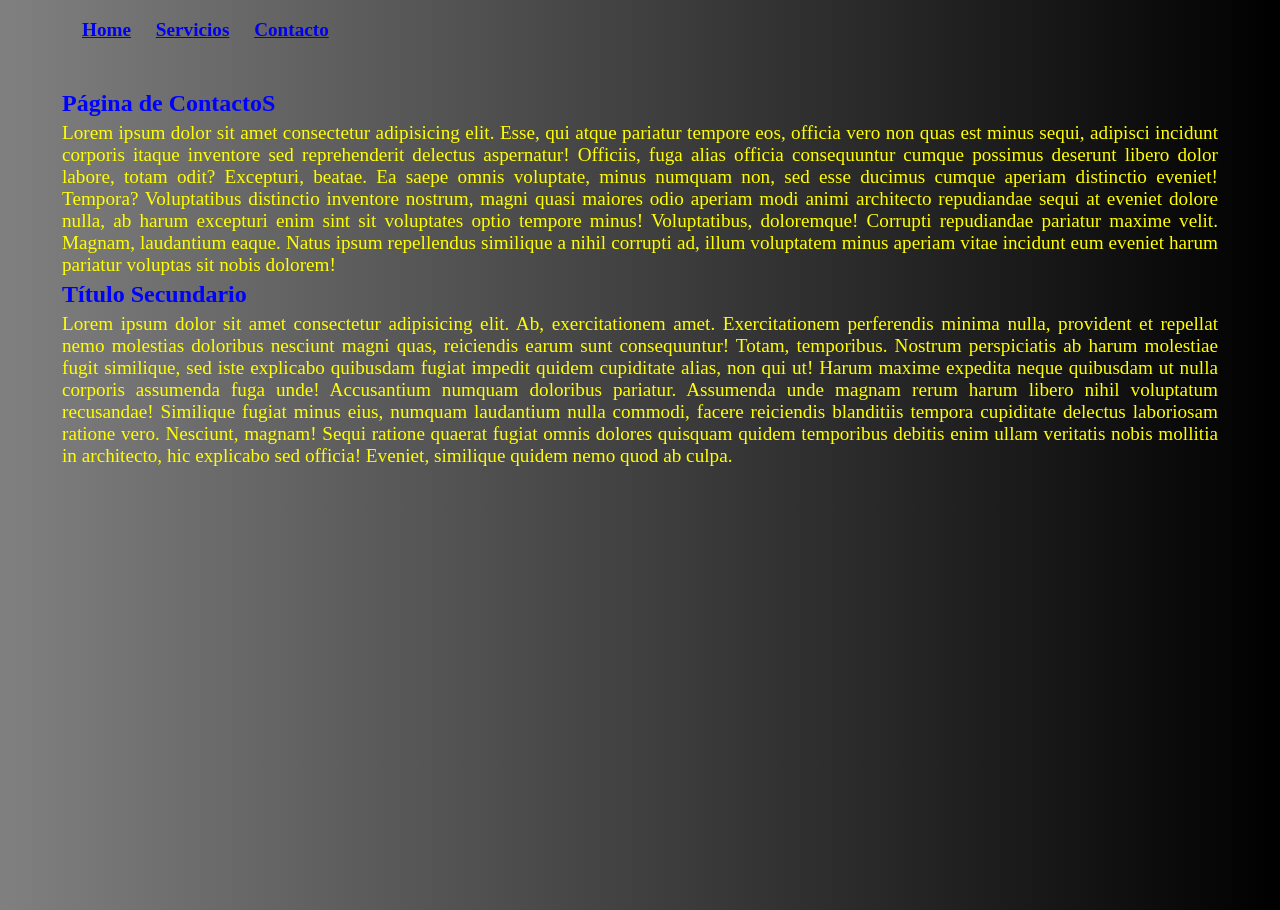
<file: contacto.html>
<!DOCTYPE html>
<html lang="en">
<head>
    <meta charset="UTF-8">
    <meta name="viewport" content="width=device-width, initial-scale=1.0">
    <title>Document</title>
    <link rel="stylesheet" href="css/estilos.css">
    <link rel="stylesheet" href="css/navegar.css">
</head>
<body>
    <div class="contenedor">
            <nav>
                <ul>
                    <li><a href="index5.html">Home</a></li>
                    <li><a href="servicios.html">Servicios</a></li>
                    <li><a href="contacto.html">Contacto</a></li>
                </ul>
            </nav>
            <section >
                <h1>Página de ContactoS</h1>
                <p>Lorem ipsum dolor sit amet consectetur adipisicing elit. Esse, qui atque pariatur tempore eos, officia vero non quas est minus sequi, adipisci incidunt corporis itaque inventore sed reprehenderit delectus aspernatur!
                Officiis, fuga alias officia consequuntur cumque possimus deserunt libero dolor labore, totam odit? Excepturi, beatae. Ea saepe omnis voluptate, minus numquam non, sed esse ducimus cumque aperiam distinctio eveniet! Tempora?
                Voluptatibus distinctio inventore nostrum, magni quasi maiores odio aperiam modi animi architecto repudiandae sequi at eveniet dolore nulla, ab harum excepturi enim sint sit voluptates optio tempore minus! Voluptatibus, doloremque!
                Corrupti repudiandae pariatur maxime velit. Magnam, laudantium eaque. Natus ipsum repellendus similique a nihil corrupti ad, illum voluptatem minus aperiam vitae incidunt eum eveniet harum pariatur voluptas sit nobis dolorem!
                </p>
                <h2>Título Secundario</h2>
                <p>Lorem ipsum dolor sit amet consectetur adipisicing elit. Ab, exercitationem amet. Exercitationem perferendis minima nulla, provident et repellat nemo molestias doloribus nesciunt magni quas, reiciendis earum sunt consequuntur! Totam, temporibus.
                Nostrum perspiciatis ab harum molestiae fugit similique, sed iste explicabo quibusdam fugiat impedit quidem cupiditate alias, non qui ut! Harum maxime expedita neque quibusdam ut nulla corporis assumenda fuga unde!
                Accusantium numquam doloribus pariatur. Assumenda unde magnam rerum harum libero nihil voluptatum recusandae! Similique fugiat minus eius, numquam laudantium nulla commodi, facere reiciendis blanditiis tempora cupiditate delectus laboriosam ratione vero.
                Nesciunt, magnam! Sequi ratione quaerat fugiat omnis dolores quisquam quidem temporibus debitis enim ullam veritatis nobis mollitia in architecto, hic explicabo sed officia! Eveniet, similique quidem nemo quod ab culpa.
                </p>
            </section>
    </div>
</body>
</html>
</file>
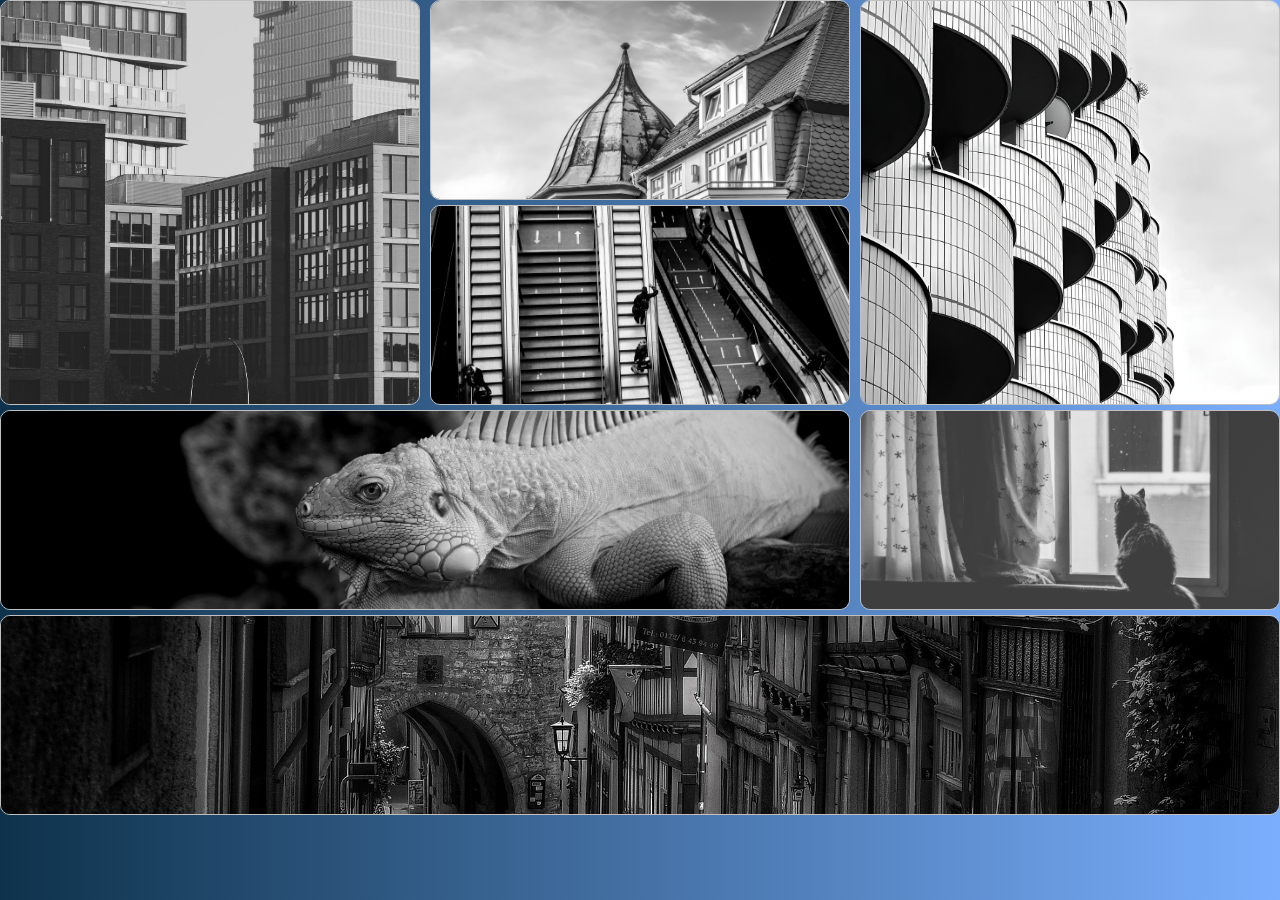
<file: grid.html>
<!DOCTYPE html>
<html lang="en">
<head>
    <meta charset="UTF-8">
    <meta name="viewport" content="width=device-width, initial-scale=1.0">
    <link rel="stylesheet" href="css/grid.css">
    <title>Grid</title>
</head>
<body>
    <div class="contenedor">
       <div class="item it-1"> <img src="img/img1.jpg" alt=""></div>
       <div class="item it-2"> <img src="img/img2.jpg" alt=""></div>
       <div class="item it-3"> <img src="img/img3.jpg" alt=""></div>
       <div class="item it-4"> <img src="img/img4.jpg" alt=""></div>
       <div class="item it-5"> <img src="img/img5.jpg" alt=""></div>
       <div class="item it-6"> <img src="img/img6.jpg" alt=""></div>
       <div class="item it-7"> <img src="img/img7.jpg" alt=""></div>
    
    </div>



</body>
</html>
</file>
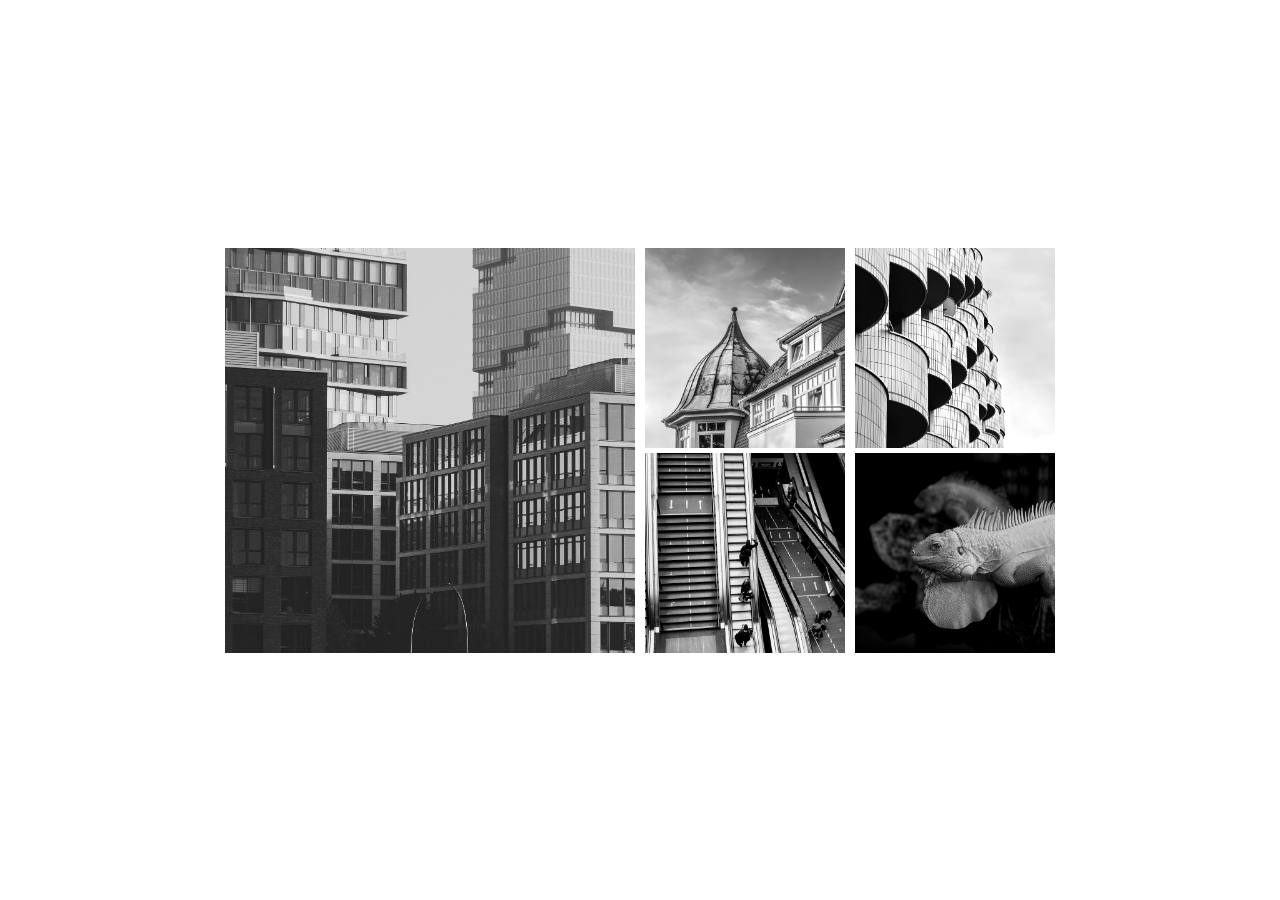
<file: grid2.html>
<!DOCTYPE html>
<html lang="en">
<head>
    <meta charset="UTF-8">
    <meta name="viewport" content="width=device-width, initial-scale=1.0">
    <link rel="stylesheet" href="css/grid2.css" >
    <title>Document</title>
</head>
<body>

    <div class="contenedor">

        <div class="box" style="grid-area: box1;">
            <img src="img/img1.jpg" alt="Imagen 1">
        </div>
        <div class="box" style="grid-area: box2;">
            <img src="img/img2.jpg" alt="Imagen 2">
        </div>
        <div class="box" style="grid-area: box3;">
            <img src="img/img3.jpg" alt="Imagen 3">
        </div>
        <div class="box" style="grid-area: box4;">
            <img src="img/img4.jpg" alt="Imagen 4">
        </div>
        <div class="box" style="grid-area: box5;">
            <img src="img/img5.jpg" alt="Imagen 5">
        </div>

    </div>
    
</body>
</html>
</file>
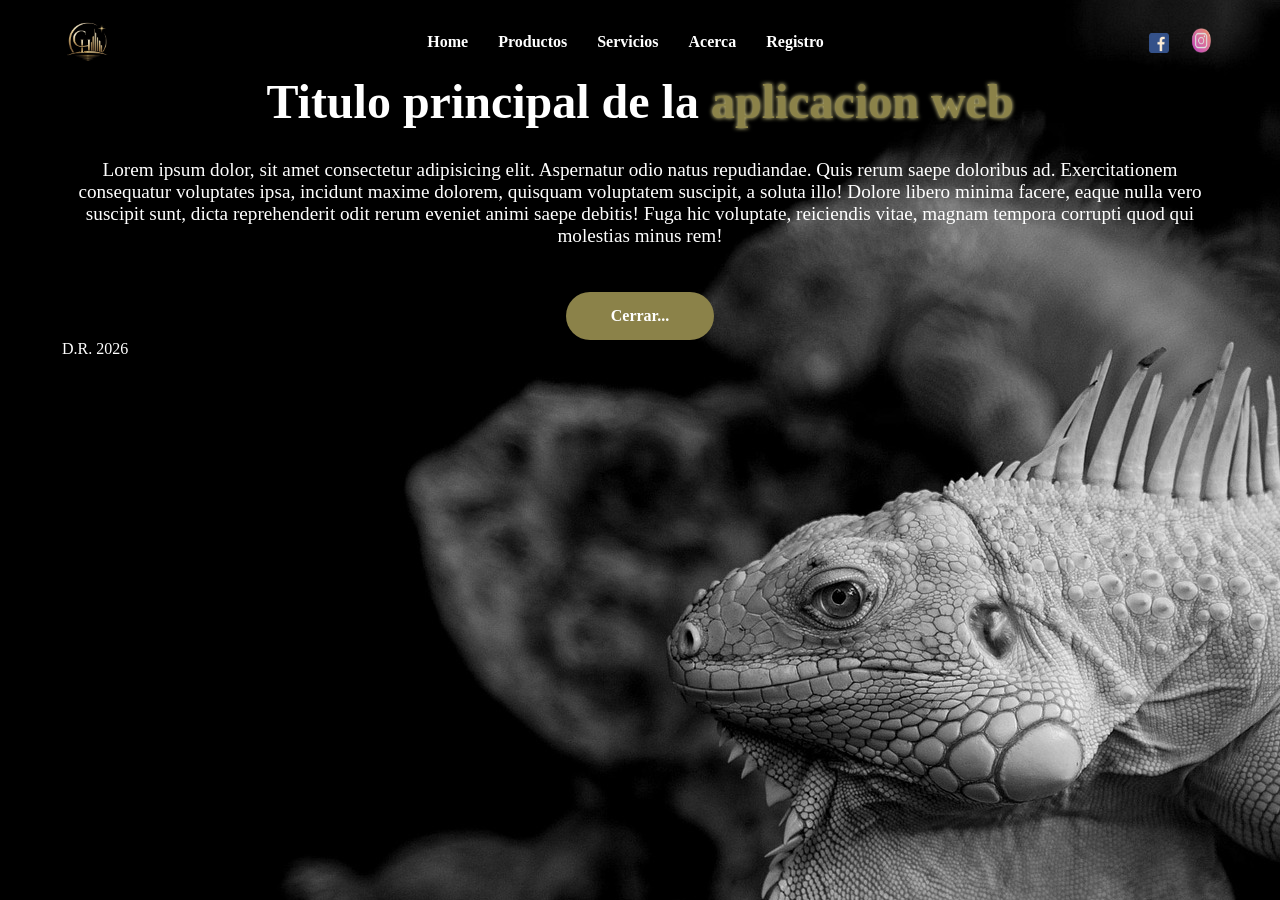
<file: home.html>
<!DOCTYPE html>
<html lang="en">
<head>
    <meta charset="UTF-8">
    <meta name="viewport" content="width=device-width, initial-scale=1.0">
    <link rel="stylesheet" href="css/flex2.css">
    <title>Document</title>
</head>
<body>
    <div class="contenedor">
        <nav class="navbar"> 

            <div class="logo"><img width="50px" height="50px" src="img/logo png.png" alt=""></div>

            <div class="menu">
                <ul>
                    <li><a href="#"> Home</a></li>
                    <li><a href="#"> Productos</a></li>
                    <li><a href="#"> Servicios</a></li>
                    <li><a href="#"> Acerca</a></li>
                    <li><a href="#"> Registro</a></li>
                </ul>
            </div>

            <div class="redes">
                <img width="20px" height="20px" src="img/fb.png" alt="">
                <img  width="35px" height="25px" src="img/ins.png" alt="">
            </div>

        </nav>

        <main class="principal">

            <h1 >Titulo principal de la <span> aplicacion web </span></h1>
             <p>Lorem ipsum dolor, sit amet consectetur adipisicing elit. Aspernatur odio natus repudiandae. Quis rerum saepe doloribus ad. Exercitationem consequatur voluptates ipsa, incidunt maxime dolorem, quisquam voluptatem suscipit, a soluta illo!
                 Dolore libero minima facere, eaque nulla vero suscipit sunt, dicta reprehenderit odit rerum eveniet animi saepe debitis! Fuga hic voluptate, reiciendis vitae, magnam tempora corrupti quod qui molestias minus rem!</p>
             <a href="" class="btn">Cerrar...</a>

        </main>

        <footer class="pie">D.R. 2026</footer>
       
    </div>

</body>
</html>
</file>
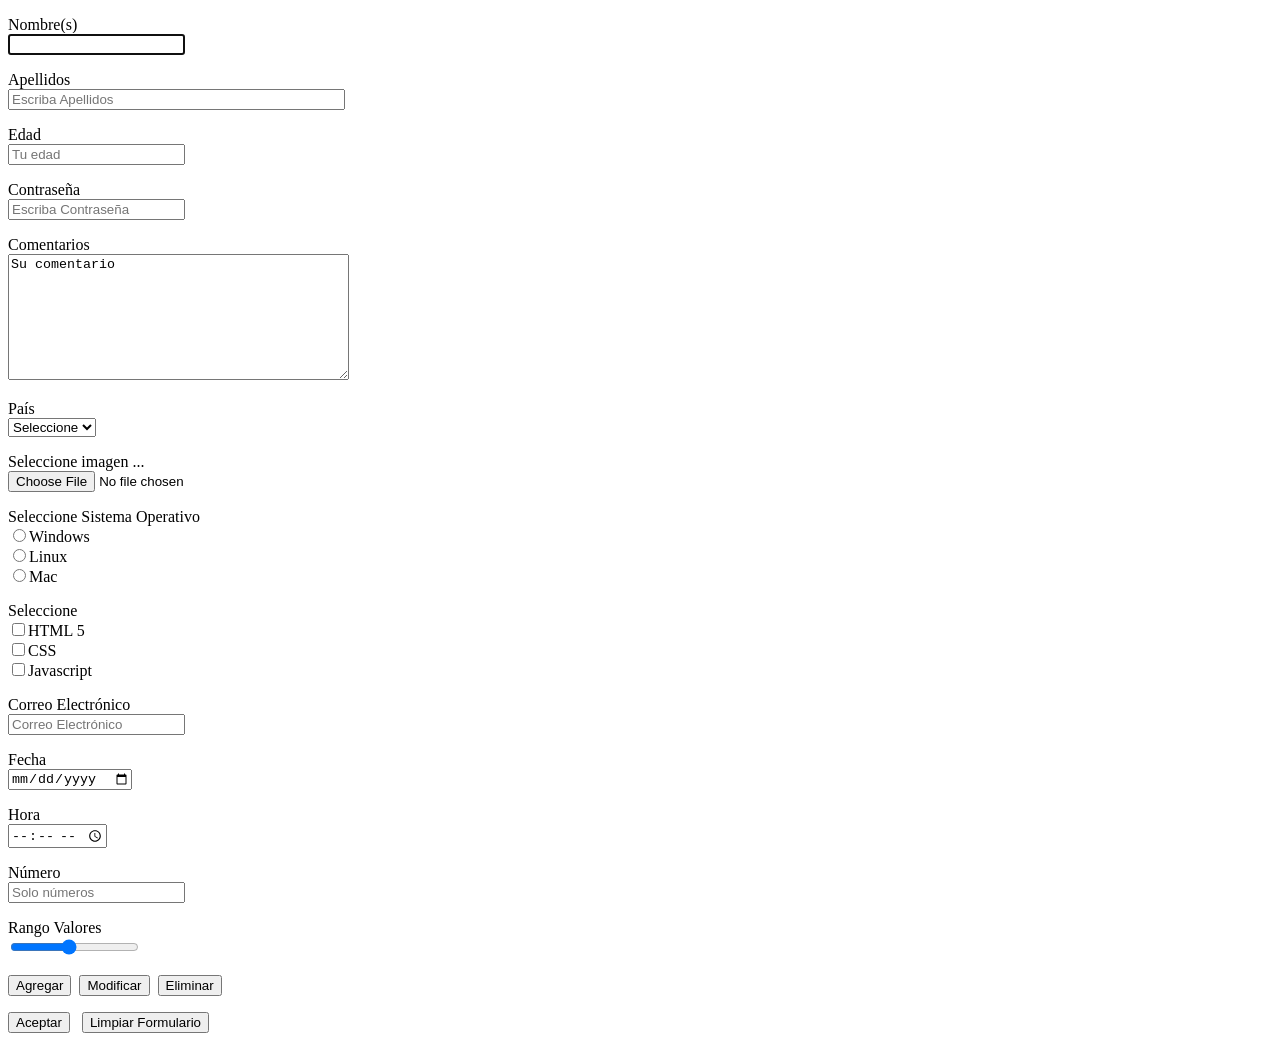
<file: index2.html>
<!DOCTYPE html>
<html lang="en">
<head>
    <meta charset="UTF-8">
    <meta name="viewport" content="width=device-width, initial-scale=1.0">
    <title>Document</title>
</head>
<body>
    <form method="get" action="">
            <!-- Diseño del formulario -->

             <p>
            <label for="nombre">Nombre(s)</label><br>
            <input type="text"  id="nombre" name="nombre" autofocus>
        </p>
        <p>
            <label for="apellidos">Apellidos</label><br>
            <input type="text"  id="apellidos" name="apellidos" required size="40" placeholder="Escriba Apellidos">
        </p>
        <p>
            <label for="edad">Edad</label><br>
            <input type="text"  id="edad" name="edad" required pattern="[0-9]+" placeholder="Tu edad" title="solo numeros">
        </p>  
         <p>
            <input type="hidden" name="confidencial" value="12678">
        </p>
        <p>
            <label for="contraseña">Contraseña</label><br>
            <input type="password"  id="contraseña" name="contraseña" required  placeholder="Escriba Contraseña">
        </p>
        <p>
            <label for="comentarios">Comentarios</label><br>
            <textarea id="comentarios" name="comentarios" required  rows="8" cols="40">Su comentario</textarea>
        </p>
         <p>
            <label for="pais">País</label><br>
            <select name="pais" id="pais" required>
                <option value="" >Seleccione</option>
                <option value="arg" >Argentina</option>
                <option value="mex" >México</option>
                <option value="ven" >Venezuela</option>

            </select>
        </p>
         <p>
            <label for="imagen">Seleccione imagen ...</label><br>
            <input type="file" name="imagen" id="imagen">
        </p>
           <p>
        <label>Seleccione Sistema Operativo</label><br>
        <input type="radio" id="so" name="so">Windows<br>
        <input type="radio" id="so" name="so">Linux<br>
        <input type="radio" id="so" name="so">Mac<br>
        </p>

         <p>
        <label>Seleccione </label><br>
        <input type="checkbox" id="htnl" name="html">HTML 5<br>
        <input type="checkbox" id="css" name="css">CSS<br>
        <input type="checkbox" id="javascript" name="javascript">Javascript<br>
        </p>
         
         <p>
            <label for="correo">Correo Electrónico</label><br>
            <input type="mail" id="correo" name="correo" require placeholder="Correo Electrónico">
         </p>
         <p>
            <label for="fecha">Fecha</label><br>
            <input type="date" id="fecha" name="fecha" require placeholder="Fecha de Nacimiento">
         </p>
         <p>
            <label for="hora">Hora</label><br>
            <input type="time" id="hora" name="hora" require placeholder="Hora de registro">
         </p>
          <p>
            <label for="numero">Número</label><br>
            <input type="number" id="numero" name="numero" require placeholder="Solo números" min="1 max
            100000" step="5">
         </p>

         <p>
            <label for="rango">Rango Valores</label><br>
            <input type="range" id="rango" name="rango" require placeholder="Rango de números" min="1 max
            1000" step="15">
         </p>
         <p>
            <button>Agregar</button>&nbsp;&nbsp;<button>Modificar</button>&nbsp;&nbsp;<button>Eliminar</button>
          </p>
         <p>
            <!-- Este boton solo deve aparecer una sola vez -->
            <input type="submit" value="Aceptar"  id="remitir">&nbsp;&nbsp;
            <!-- Su función es para limpiar los daos ´roporcionados en el formulario -->
            <input type="reset" value="Limpiar Formulario" >
        </p>  


         </form>

</body>
</html>
</file>
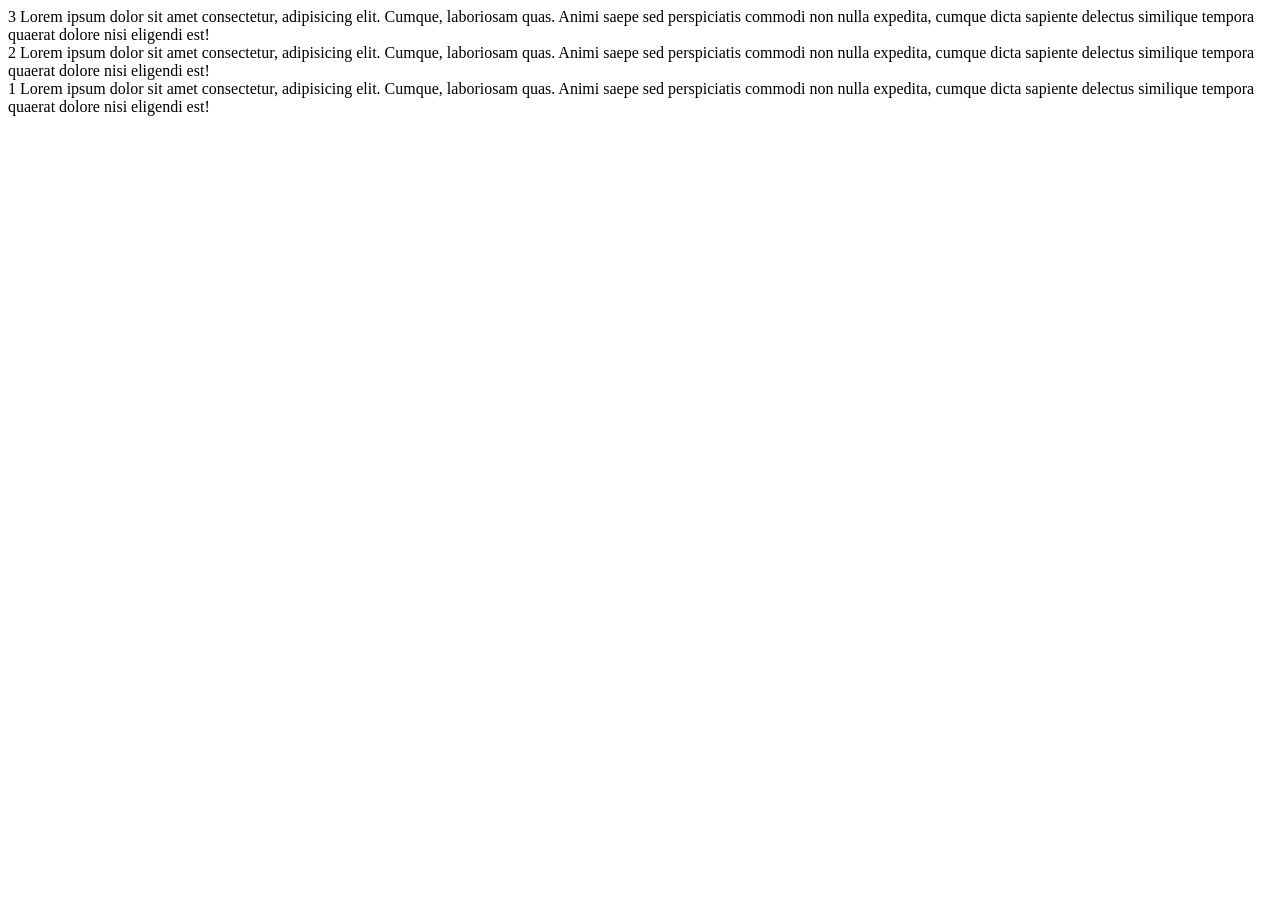
<file: index3.html>
<!DOCTYPE html>
<html lang="en">
<head>
    <meta charset="UTF-8">
    <meta name="viewport" content="width=device-width, initial-scale=1.0">
    <link rel="stylesheet" href="css/flex.css">
    <title>Flex</title>
</head>
<body>
    <div class="contenedor">
        <div class="caja">1 Lorem ipsum dolor sit amet consectetur, adipisicing elit. Cumque, laboriosam quas. Animi saepe sed perspiciatis commodi non nulla expedita, cumque dicta sapiente delectus similique tempora quaerat dolore nisi eligendi est!</div>
        <div class="caja">2 Lorem ipsum dolor sit amet consectetur, adipisicing elit. Cumque, laboriosam quas. Animi saepe sed perspiciatis commodi non nulla expedita, cumque dicta sapiente delectus similique tempora quaerat dolore nisi eligendi est!</div>
        <div class="caja">3 Lorem ipsum dolor sit amet consectetur, adipisicing elit. Cumque, laboriosam quas. Animi saepe sed perspiciatis commodi non nulla expedita, cumque dicta sapiente delectus similique tempora quaerat dolore nisi eligendi est!</div>
    </div>
    
</body>
</html>
</file>
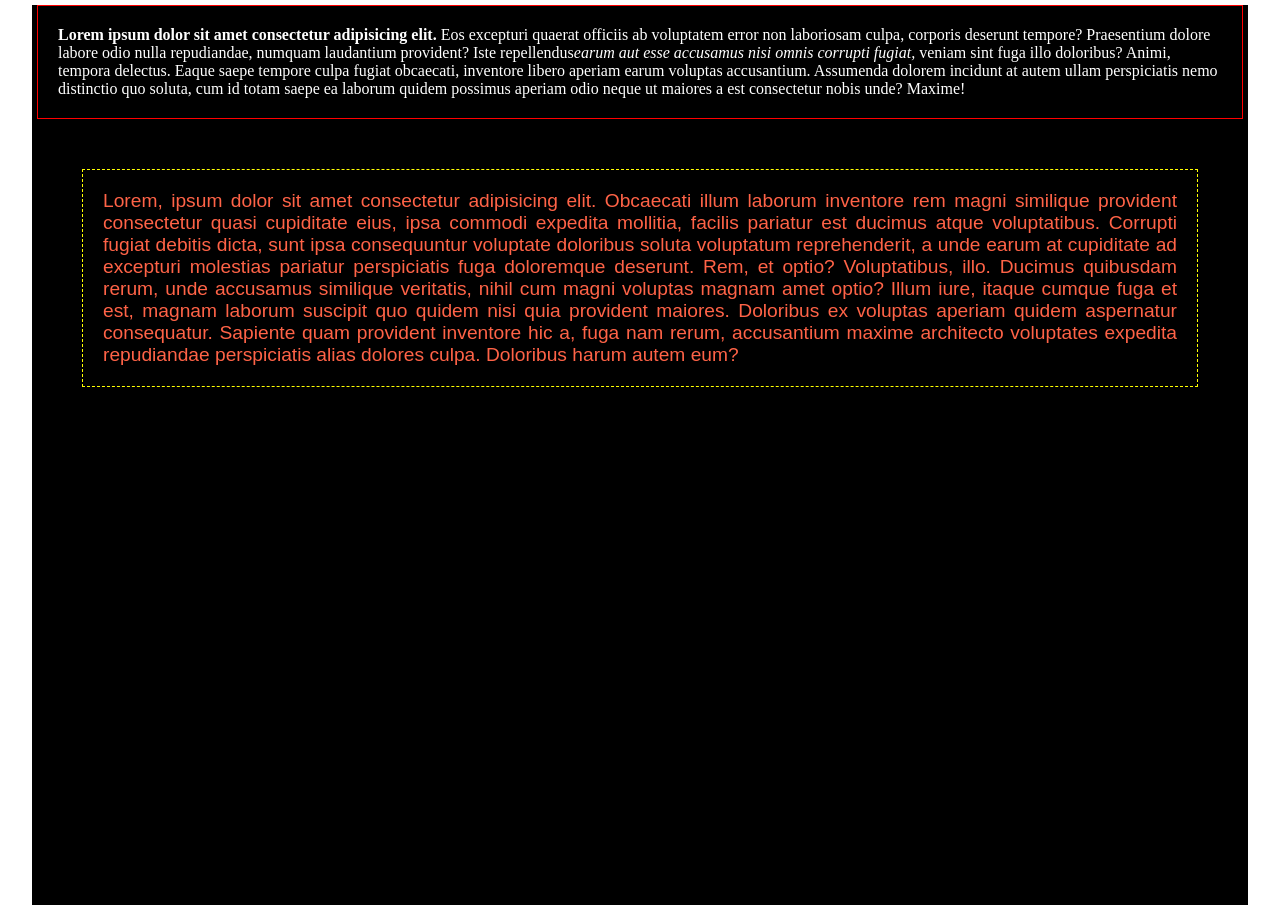
<file: index4.html>
<!DOCTYPE html>
<html lang="en">
<head>
    <meta charset="UTF-8">
    <meta name="viewport" content="width=device-width, initial-scale=1.0">
    <title>Document</title>
    <style>

        *{
           
            padding: 0px;       
            margin: 0PX;       
        }

        body {
             color:white;        
        }
        div.contenedor {
            width: 95%;    
            margin: 5px auto;   
            background-color: black ;
            height: 100vh;      
        }

    
        p {
            margin-left: 5px;     
            margin-right: 5px;    
            margin-top: 5px;       
            margin-bottom: 5px;
            border: 1px red solid; 
            padding: 20px;         
        }
        
        
        p.segundo{
            margin: 50px;
            color:tomato;  
            font-family: Verdana, Geneva, Tahoma, sans-serif;  
            font-size: 1.2em;  
                                
            text-align: justify;      
            border: 1px yellow dashed;
        }
    </style>
</head>
<body>

    
    <div class="contenedor">
        <p><strong>Lorem ipsum dolor sit amet consectetur adipisicing elit.</strong> Eos excepturi quaerat officiis ab voluptatem error non laboriosam culpa, corporis deserunt tempore? Praesentium dolore labore odio nulla repudiandae, numquam laudantium provident?
        Iste repellendus<em>earum aut esse accusamus nisi omnis corrupti fugiat,</em> veniam sint fuga illo doloribus? Animi, tempora delectus. Eaque saepe tempore culpa fugiat obcaecati, inventore libero aperiam earum voluptas accusantium.
        Assumenda dolorem incidunt at autem ullam perspiciatis nemo distinctio quo soluta, cum id totam saepe ea laborum quidem possimus aperiam odio neque ut maiores a est consectetur nobis unde? Maxime!
       </p>


       <p class="segundo">Lorem, ipsum dolor sit amet consectetur adipisicing elit. Obcaecati illum laborum inventore rem magni similique provident consectetur quasi cupiditate eius, ipsa commodi expedita mollitia, facilis pariatur est ducimus atque voluptatibus.
       Corrupti fugiat debitis dicta, sunt ipsa consequuntur voluptate doloribus soluta voluptatum reprehenderit, a unde earum at cupiditate ad excepturi molestias pariatur perspiciatis fuga doloremque deserunt. Rem, et optio? Voluptatibus, illo.
       Ducimus quibusdam rerum, unde accusamus similique veritatis, nihil cum magni voluptas magnam amet optio? Illum iure, itaque cumque fuga et est, magnam laborum suscipit quo quidem nisi quia provident maiores.
       Doloribus ex voluptas aperiam quidem aspernatur consequatur. Sapiente quam provident inventore hic a, fuga nam rerum, accusantium maxime architecto voluptates expedita repudiandae perspiciatis alias dolores culpa. Doloribus harum autem eum?</p>
            
    </div>
        
</body>
</html>
</file>
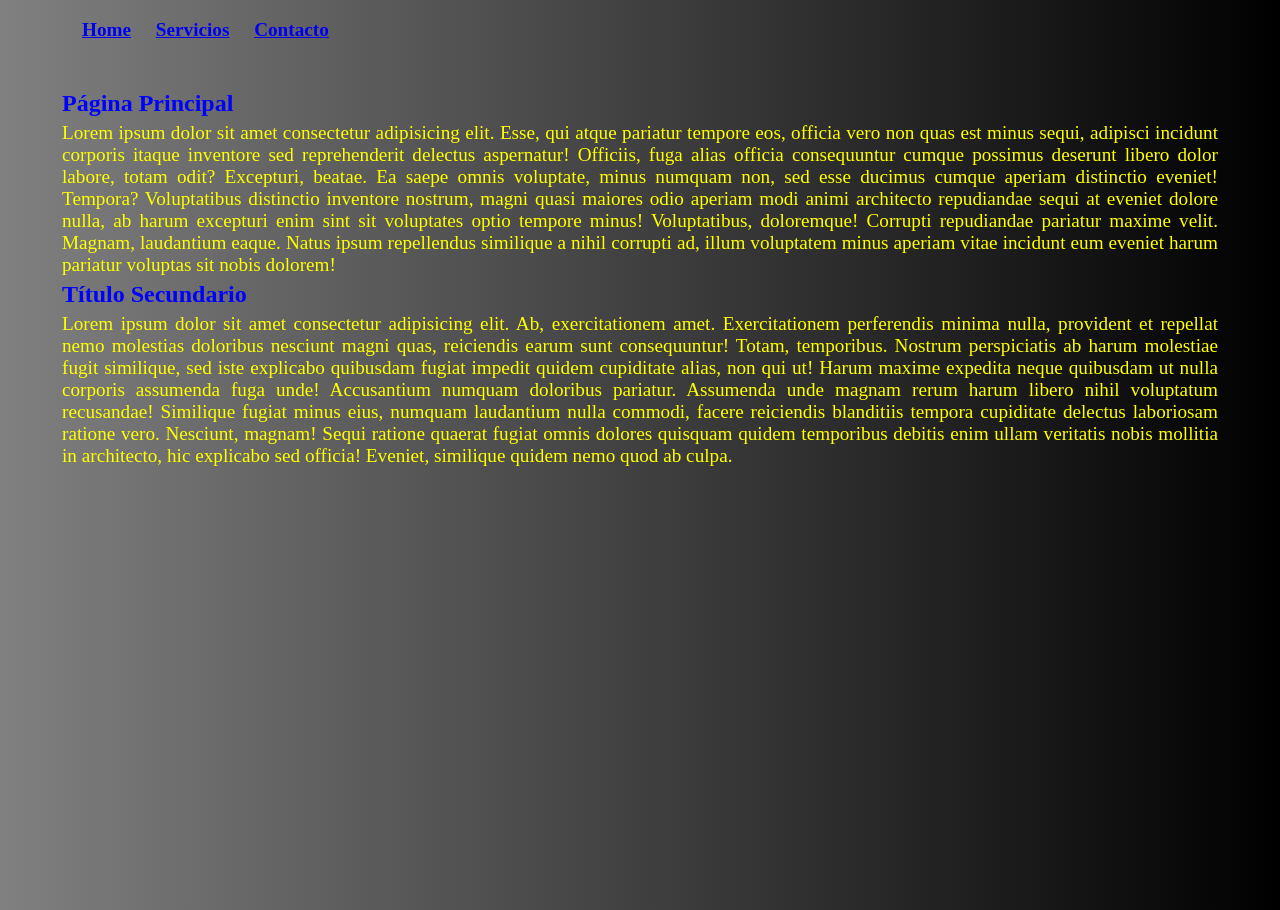
<file: index5.html>
<!DOCTYPE html>
<html lang="en">
<head>
    <meta charset="UTF-8">
    <meta name="viewport" content="width=device-width, initial-scale=1.0">
    <title>Document</title>
    <link rel="stylesheet" href="css/estilos.css">
    <link rel="stylesheet" href="css/navegar.css">
</head>
<body>
    <div class="contenedor">
            <nav>
                <ul>
                    <li><a href="index5.html">Home</a></li>
                    <li><a href="servicios.html">Servicios</a></li>
                    <li><a href="contacto.html">Contacto</a></li>
                </ul>
            </nav>
            <section >
                <h1>Página Principal</h1>
                <p>Lorem ipsum dolor sit amet consectetur adipisicing elit. Esse, qui atque pariatur tempore eos, officia vero non quas est minus sequi, adipisci incidunt corporis itaque inventore sed reprehenderit delectus aspernatur!
                Officiis, fuga alias officia consequuntur cumque possimus deserunt libero dolor labore, totam odit? Excepturi, beatae. Ea saepe omnis voluptate, minus numquam non, sed esse ducimus cumque aperiam distinctio eveniet! Tempora?
                Voluptatibus distinctio inventore nostrum, magni quasi maiores odio aperiam modi animi architecto repudiandae sequi at eveniet dolore nulla, ab harum excepturi enim sint sit voluptates optio tempore minus! Voluptatibus, doloremque!
                Corrupti repudiandae pariatur maxime velit. Magnam, laudantium eaque. Natus ipsum repellendus similique a nihil corrupti ad, illum voluptatem minus aperiam vitae incidunt eum eveniet harum pariatur voluptas sit nobis dolorem!
                </p>
                <h2>Título Secundario</h2>
                <p>Lorem ipsum dolor sit amet consectetur adipisicing elit. Ab, exercitationem amet. Exercitationem perferendis minima nulla, provident et repellat nemo molestias doloribus nesciunt magni quas, reiciendis earum sunt consequuntur! Totam, temporibus.
                Nostrum perspiciatis ab harum molestiae fugit similique, sed iste explicabo quibusdam fugiat impedit quidem cupiditate alias, non qui ut! Harum maxime expedita neque quibusdam ut nulla corporis assumenda fuga unde!
                Accusantium numquam doloribus pariatur. Assumenda unde magnam rerum harum libero nihil voluptatum recusandae! Similique fugiat minus eius, numquam laudantium nulla commodi, facere reiciendis blanditiis tempora cupiditate delectus laboriosam ratione vero.
                Nesciunt, magnam! Sequi ratione quaerat fugiat omnis dolores quisquam quidem temporibus debitis enim ullam veritatis nobis mollitia in architecto, hic explicabo sed officia! Eveniet, similique quidem nemo quod ab culpa.
                </p>
            </section>
    </div>
</body>
</html>
</file>
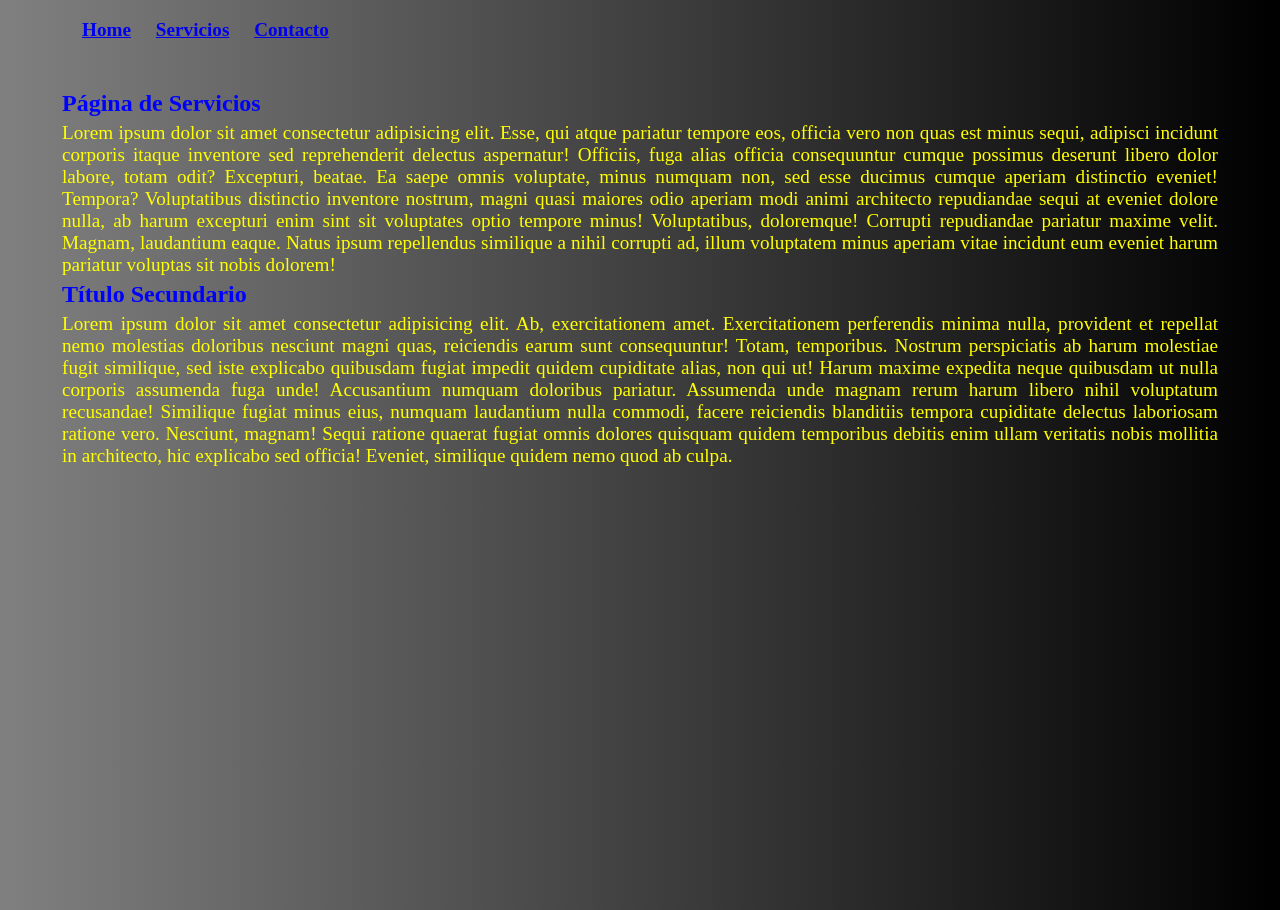
<file: servicios.html>
<!DOCTYPE html>
<html lang="en">
<head>
    <meta charset="UTF-8">
    <meta name="viewport" content="width=device-width, initial-scale=1.0">
    <title>Document</title>
    <link rel="stylesheet" href="css/estilos.css">
    <link rel="stylesheet" href="css/navegar.css">
</head>
<body>
    <div class="contenedor">
            <nav>
                <ul>
                    <li><a href="index5.html">Home</a></li>
                    <li><a href="servicios.html">Servicios</a></li>
                    <li><a href="contacto.html">Contacto</a></li>
                </ul>
            </nav>
            <section >
                <h1>Página de Servicios</h1>
                <p>Lorem ipsum dolor sit amet consectetur adipisicing elit. Esse, qui atque pariatur tempore eos, officia vero non quas est minus sequi, adipisci incidunt corporis itaque inventore sed reprehenderit delectus aspernatur!
                Officiis, fuga alias officia consequuntur cumque possimus deserunt libero dolor labore, totam odit? Excepturi, beatae. Ea saepe omnis voluptate, minus numquam non, sed esse ducimus cumque aperiam distinctio eveniet! Tempora?
                Voluptatibus distinctio inventore nostrum, magni quasi maiores odio aperiam modi animi architecto repudiandae sequi at eveniet dolore nulla, ab harum excepturi enim sint sit voluptates optio tempore minus! Voluptatibus, doloremque!
                Corrupti repudiandae pariatur maxime velit. Magnam, laudantium eaque. Natus ipsum repellendus similique a nihil corrupti ad, illum voluptatem minus aperiam vitae incidunt eum eveniet harum pariatur voluptas sit nobis dolorem!
                </p>
                <h2>Título Secundario</h2>
                <p>Lorem ipsum dolor sit amet consectetur adipisicing elit. Ab, exercitationem amet. Exercitationem perferendis minima nulla, provident et repellat nemo molestias doloribus nesciunt magni quas, reiciendis earum sunt consequuntur! Totam, temporibus.
                Nostrum perspiciatis ab harum molestiae fugit similique, sed iste explicabo quibusdam fugiat impedit quidem cupiditate alias, non qui ut! Harum maxime expedita neque quibusdam ut nulla corporis assumenda fuga unde!
                Accusantium numquam doloribus pariatur. Assumenda unde magnam rerum harum libero nihil voluptatum recusandae! Similique fugiat minus eius, numquam laudantium nulla commodi, facere reiciendis blanditiis tempora cupiditate delectus laboriosam ratione vero.
                Nesciunt, magnam! Sequi ratione quaerat fugiat omnis dolores quisquam quidem temporibus debitis enim ullam veritatis nobis mollitia in architecto, hic explicabo sed officia! Eveniet, similique quidem nemo quod ab culpa.
                </p>
            </section>
    </div>
</body>
</html>
</file>
<file: css/estilos.css>
*{
    margin:0px;
    padding: 0px;
}

body{
    /* color gradual en recta, se considera comouna imagen, porvtanto utilizamos
        esta propiedad, en un principio no se ve el degradado porque no tenemos contenido */
   background-image: linear-gradient(to right, gray, black);
   color:white;     /* color letra */
}

div.contenedor {
    width: 95%;
    height: 100vh;  /* altura al 100 */
    margin: 5px auto;
}
/* capa nav esta dentro del div */
div nav{
    height: 50px;
    line-height: 50px;  /* centrar texto vertical tomando como referencia altua del nav */
    padding-left: 50px;
    font-weight: bold;
    font-size: 1.2em;
}

div nav ul li{
    display: inline-block;
    margin-right: 20px;
}

a:hover{
    /* cuando pasamos sobre los enlces apareceel subrayado y en color rojo intenso */
    text-decoration: underline;
    color:tomato;
}
div section {
    padding: 30px;
}
div section p{
    text-align: justify;
    font-family: Georgia, 'Times New Roman', Times, serif;
    font-size: 1.2em;
    color:yellow;
}
/* cuando queremos afectar elementos del mismo tipo, se separan con coma */
h1, h2{
    margin-bottom: 5px;
    margin-top: 5px;
    color: blue;
}
</file>
<file: css/navegar.css>
/* Ahora se quiere que la barra de menu no cambie pues es la misma en todas las páginas, 
y el efecto solo aplique en el contenido principal de cada página  */

/* ************************************************************** */

@view-transition{
    navigation: auto;   /* podemos notar que al navegar entre páginas hay una pequeña transición */
}

::view-transition-group(contenido-principal){      /* Aqui definimos que se vera afectada toda la página */
    animation-duration: 1s ;        /* hay una transición entre páginas de 1 segundos de retsardo */
}

section {
    /* definimos el nombre de la transión con nombre contenido-principal y este a su vez hace referencia
        a una etiqueta <section> que representa el contenidio principal de cada una de las páginas y es la que va a cambiar */
    view-transition-name: contenido-principal;
}
</file>
<file: css/grid.css>
/* Grid Styles */
*{
    margin: 0;
    padding: 0;
    box-sizing: border-box;
}
body{
    background-image: linear-gradient(to right, #0e324b, #7baffe);
    color: white;
}
.contenedor {
    display: grid;
    grid-template-columns: repeat(3, 1fr);
    grid-template-rows: repeat(4, 200px);
    gap: 5px 10px;
    grid-template-areas:
        "it1 it2 it3"
        "it1 it4 it3"
        "it5 it5 it6"
        "it7 it7 it7";
}

.item {
    border: 1px silver solid;
    border-radius: 10px;
    background-color: #8a888c;
    overflow: hidden;
    padding: 0;
}
.item img {
    width: 100%;
    height: 100%;
    object-fit: cover;
    display: block;
}
.it-1{
   grid-area: it1;
}
.it-2{
   grid-area: it2;
}  
.it-3{
   grid-area: it3;
}  
.it-4{
   grid-area: it4;
}
.it-5{
   grid-area: it5;
}
.it-6{
   grid-area: it6;
}
.it-7{
   grid-area: it7;
}
</file>
<file: css/grid2.css>
*{
margin: 0;
padding: 0;
box-sizing: border-box;
}
body{
    height: 100vh;
    display: flex; 
    align-items: center;
    justify-content: center;
    
    
}
.box{
    background-color: #99ffee;
    overflow: hidden;
}
.box img{
    width: 100%;
    height: 100%;
    display: block;
    object-fit: cover;
}
.contenedor{
    display: grid;
     /* grid-template-columns: repeat(4, 200px);
    grid-template-rows: repeat(2, 200px); */
    grid-auto-columns: 200px;
    grid-auto-rows: 200px;
    gap: 5px 10px;
    grid-template-areas:
        "box1 box1 box2 box3"
        "box1 box1 box4 box5"
        ;
    
}

@media(max-width: 850px){

     .contenedor{
    display: grid;
     /* grid-template-columns: repeat(3, 200px);
    grid-template-rows: repeat(3, 200px); */
    gap: 5px 10px;
    grid-template-areas:
        "box1 box1 box2"
        "box1 box1 box3"
        "box4 box5 box5"
        ;
}

}
@media(max-width: 650px){

     .contenedor{
    display: grid;
     /* grid-template-columns: repeat(2, 200px);
    grid-template-rows: repeat(4, 200px); */


    gap: 5px 10px;
    grid-template-areas:
        "box1 box2"
        "box3 box2"
        "box3 box4"
        "box5 box4"
        ;
}

}
</file>
<file: css/flex2.css>
*{
    margin: 0;
    padding: 0;
    box-sizing: border-box;
}
body{
    background-image: url(../img/img5.jpg);
    color: white;

}
.contenedor{
    display: flex;
    flex-direction: column;
    width: 95%;
    margin: 5px auto;
    padding: 5px 30px;
}
.navbar{
    display: flex;
    justify-content: space-between;
    align-items: center;
    padding: 5px 0px;
    
}
.logo img{
   border-radius: 50px;
}

ul{
    display: flex;
    list-style: none;
    gap: 30px;
 
}
ul li{
    font-weight: 900;
    
}
a{
    color: #fff;
}
a:Link{
    text-decoration: none;
}
a:hover{
    color: rgb(139, 130, 73);
    text-decoration: underline;
}
/* a:visited{
    color: rgb(255, 255, 255);
} */
.redes img{
    margin-left: 10px;
}
.principal{
    display: flex;
    flex-direction: column;
    flex: 1;
    justify-content: center;
    align-items: center;
    text-align: center;
    gap: 15px;
}
.principal h1{
    font-size: 3em;
    margin-bottom: 15px;
}
.principal h1 span{
    font-family: cursive;
    color: rgb(139, 130, 73);
    text-shadow: 0 0 4PX #FFF4A3;
}
.principal P{
    font-size: 1.2em;
    max-width: 1300PX;
    margin-bottom: 30px;
    font-family: cursive;
}
.btn{
    background-color:rgb(139, 130, 73) ;
    color: #fff;
    padding: 15px 45px;
    border-radius: 25px;
    text-decoration: none;
    font-weight: bold;
    transition: 0.3s;
}
.btn:hover{
    background-color: black;
    text-decoration: none;
}
</file>
<file: css/flex.css>
.contenedor{
    display: flex;
    flex-direction: column-reverse;

}
</file>
